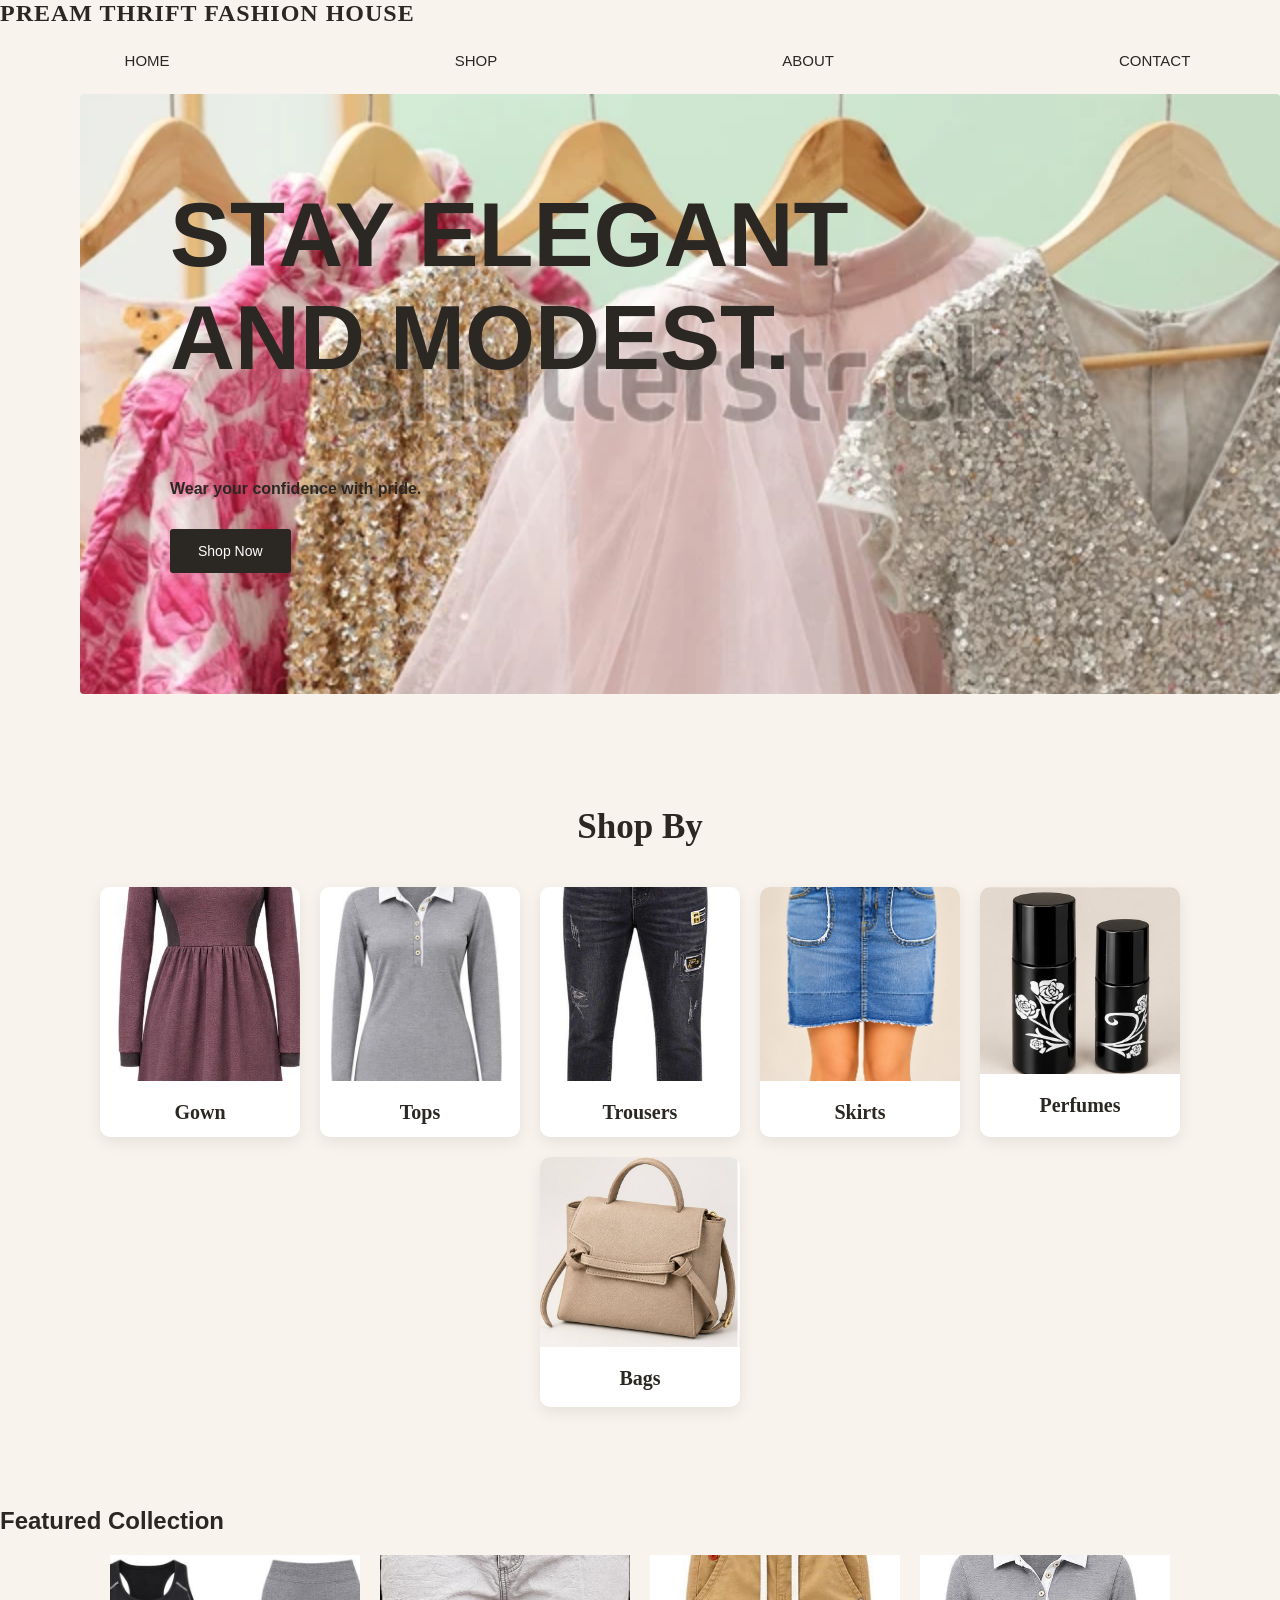
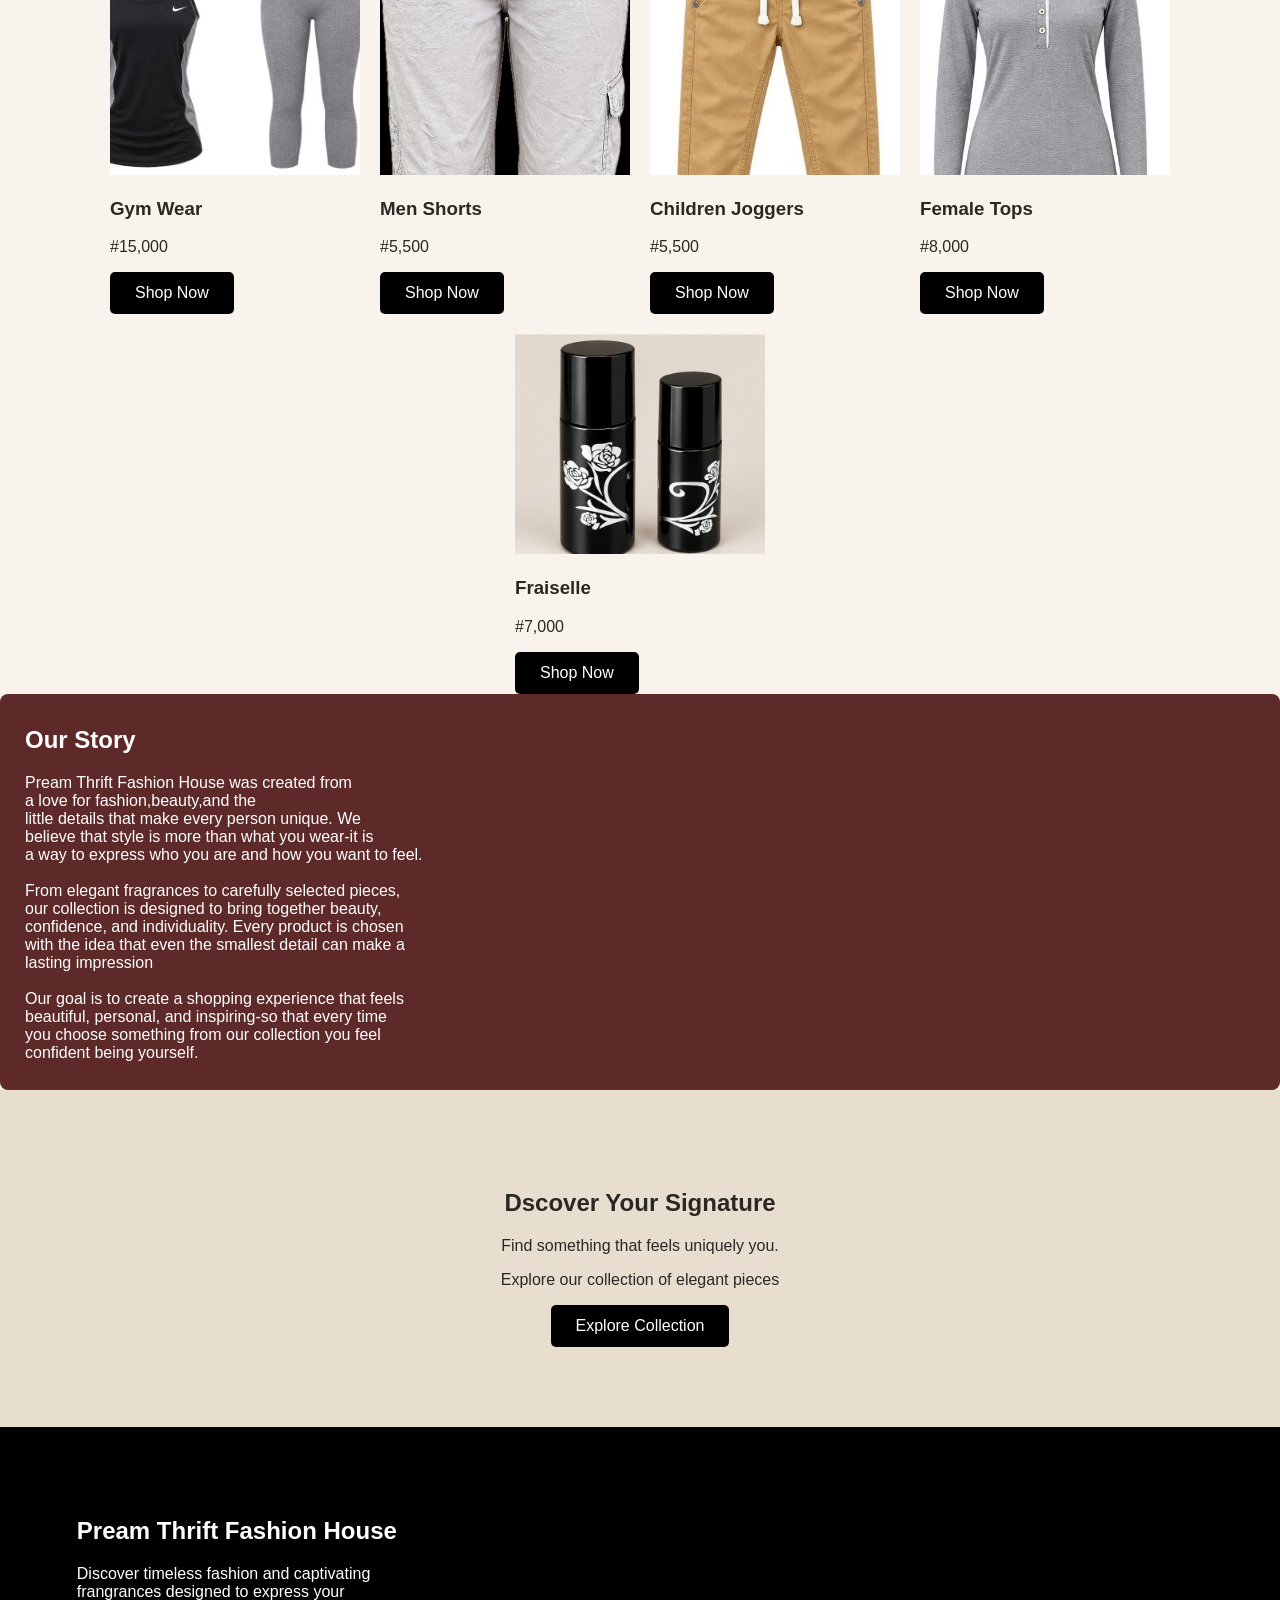
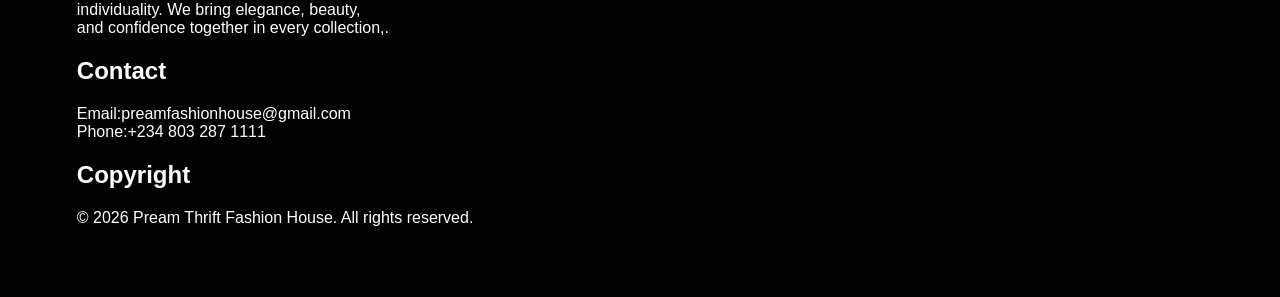
<file: index.html>
<!doctype html>
<html lang="en">
  <head>
    <meta charset="UTF-8" />
    <meta name="viewport" content="width=device-width, initial-scale=1.0" />
    <title>Document</title>
    <link rel="stylesheet" href="style.css" >
  </head>
  <body>
    <nav class="prem">
               <h2>PREAM THRIFT FASHION HOUSE</h2>

                   <!-- <img class="boo" src="./file_000000005f0481f483e5be6337e5a8cb.png" alt=""> -->

           <div class="nav-links"> 

                    <a href="index.html">HOME</a>

                    <a href="shop.html">SHOP</a>

                    <a href="about.html">ABOUT</a>

                    <a href="contact.html">CONTACT</a>
                    
           </div>
        </nav>

       <section class="hero">

            <div class="web">

                 <p class="stay">STAY ELEGANT <br>

                             AND MODEST.</p>

                 <p>Wear your confidence with pride.</p>

                 <button>Shop Now</button> <br /><br />

            </div>

            <img class="hero-image" src="./images for pream/img1.webp" alt="" />

       </section>

       <section class="categories">

            <h2>Shop By</h2>

            <div class="category-container">

                 <div class="category-card">

                      <img src="./images for pream/WhatsApp Image 2026-09-26 at 05.44.11 (1).jpeg" alt="">

                      <h3>Gown</h3>

                  </div>

                  <!-- <div class="category-card"> -->

                      <!-- <img src="" alt=""> -->

                      <!-- <h3>Shoes</h3> -->

                  <!-- </div> -->

                     <div class="category-card">

                     <img src="./images for pream/WhatsApp Image 2026-09-26 at 05.44.11 (5).jpeg" alt="">

                     <h3>Tops</h3>

                  </div>

                     <div class="category-card">

                        <img src="./images for pream/WhatsApp Image 2026-09-26 at 05.44.11 (7).jpeg" alt="">

                        <h3>Trousers</h3>

                     </div>

                       <div class="category-card">

                          <img src="./images for pream/WhatsApp Image 2026-09-19 at 04.59.28.jpeg" alt="">

                          <h3>Skirts</h3>

                       </div>

                         <div class="category-card">

                           <img src="./images for pream/WhatsApp Image 2026-09-19 at 04.59.54.jpeg" alt="">

                           <h3>Perfumes</h3>

                         </div>

                           <div class="category-card">

                              <img src="./images for pream/WhatsApp Image 2026-09-19 at 04.59.10.jpeg" alt="">

                              <h3>Bags</h3>

                           </div>


            </div>
       </section>

            <section>

                 <h2>Featured Collection</h2>

                 <div class="collection-container">

                   <div class="collection-card">

                      <img src="./images for pream/WhatsApp Image 2026-09-26 at 05.44.11 (3).jpeg" alt="Elegant Dress" />

                      <h3>Gym Wear</h3>

                      <p>#15,000</p>

                      <a href="shop.html#signature-piece" class="shop-btn">Shop Now</a>

                   </div>

                     <div class="collection-card">

                       <img src="./images for pream/WhatsApp Image 2026-09-19 at 05.24.47.jpeg" alt="Men Shorts" />

                       <h3>Men Shorts</h3>

                       <p>#5,500</p>

                        <a href="shop.html#signature-piece" class="shop-btn">Shop Now</a>


                     </div>

                        <div class="collection-card">

                           <img src="./images for pream/WhatsApp Image 2026-09-26 at 05.44.11 (2).jpeg" alt="Children Joggers">

                           <h3>Children Joggers</h3>

                           <p>#5,500</p>

                            <a href="shop.html#signature-piece" class="shop-btn">Shop Now</a>


                         </div>

                            <div class="collection-card">

                              <img src=" ./images for pream/WhatsApp Image 2026-09-26 at 05.44.11 (5).jpeg" alt="Female Tops">
                              <h3>Female Tops</h3>

                              <p>#8,000</p>

                               <a href="shop.html#signature-piece" class="shop-btn">Shop Now</a>


                            </div>

                              <div class="collection-card">

                                  <img src="./images for pream/WhatsApp Image 2026-09-19 at 04.59.54.jpeg" alt="Fraiselle" />

                                  <h3>Fraiselle</h3>

                                  <p>#7,000</p>

                                   <a href="shop.html#signature-piece" class="shop-btn">Shop Now</a>


                              </div>

                  </div>
            </section>
    
                          <section class="our story">
                              
                                 <h2>Our Story</h2>
                            
                              <p>Pream Thrift Fashion House was created from <br>

                                        a love for fashion,beauty,and the <br>

                                        little details that make every person unique. We <br>

                                        believe that style is more than what you wear-it is <br>

                                        a way to express who you are and how you want to feel.

                                <br>
                                <br>
                                        From elegant fragrances to carefully selected pieces, <br>

                                        our collection is designed to bring together beauty, <br>

                                        confidence, and individuality. Every product is chosen <br>

                                        with the idea that even the smallest detail can make a <br>

                                        lasting impression     
                               <br>
                               <br>
                                    Our goal is to create a shopping experience that feels <br>

                                    beautiful, personal, and inspiring-so that every time <br>

                                    you choose something from our collection you feel <br>

                                    confident being yourself.
                            </p> 
                          </section>
                               <section class="sign">
                                 <h2>Dscover Your Signature</h2>

                                 <p>Find something that feels uniquely you.</p>

                                 <p>Explore our collection of elegant pieces</p>

                                 <a href="shop.html" class="shop-btn">Explore Collection</a>


                                 </section>

                                   <footer>

                                      <h2>Pream Thrift Fashion House</h2>

                                       <p> Discover timeless fashion and captivating <br>

                                           frangrances designed to express your <br>

                                           individuality. We bring elegance, beauty,<br>

                                           and confidence together in every collection,.
                                      </p>
                                           <h2>Contact</h2>

                                              Email:preamfashionhouse@gmail.com <br>

                                              Phone:+234 803 287 1111

                                          <h2>Copyright</h2>

                                          © 2026 Pream Thrift Fashion House. All rights reserved.
                                  </footer>
</body>
</html>
</file>
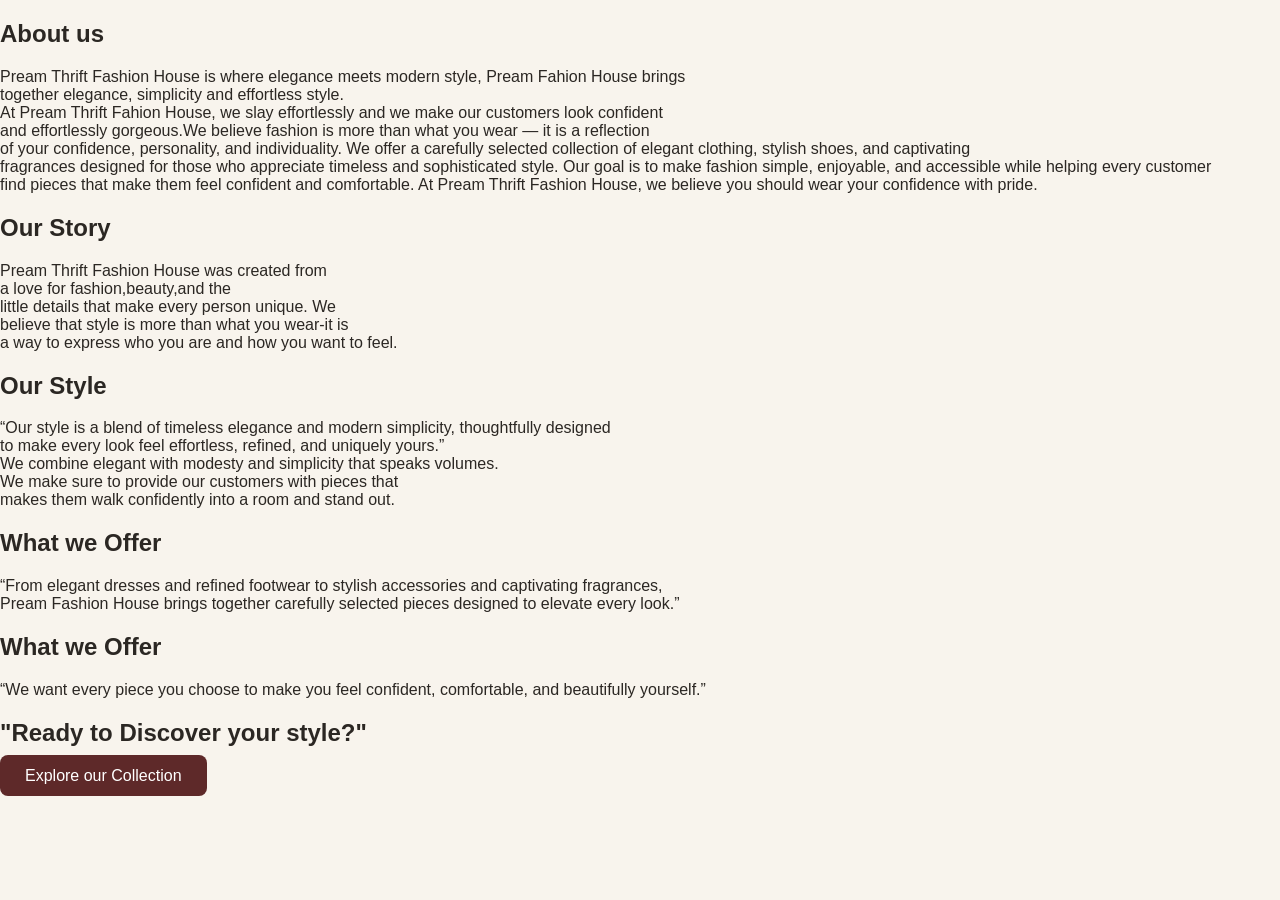
<file: about.html>
<!DOCTYPE html>
<html lang="en">
<head>
    <meta charset="UTF-8">
    <meta name="viewport" content="width=, initial-scale=1.0">
    <title>Document</title>
    <link rel="stylesheet" href="style.css">
</head>
<body>
        <h2>About us</h2>
             <p>Pream Thrift Fashion House is where elegance meets modern style, Pream Fahion House brings <br>

                together elegance, simplicity and effortless style. <br>

                At Pream Thrift Fahion House, we slay effortlessly and we make our customers look confident <br>

                and effortlessly gorgeous.We believe fashion is more than what you wear — it is a reflection  <br>

                of your confidence, personality, and individuality.

                We offer a carefully selected collection of elegant clothing, stylish shoes, and captivating  <br>

                fragrances designed for those who appreciate timeless and sophisticated style.

                Our goal is to make fashion simple, enjoyable, and accessible while helping every customer  <br>

                find pieces that make them feel confident and comfortable.

                At Pream Thrift Fashion House, we believe you should wear your confidence with pride.

             </p>

                  <h2>Our Story</h2>

                    <p>Pream Thrift Fashion House was created from <br>

                       a love for fashion,beauty,and the <br>

                       little details that make every person unique. We <br>

                       believe that style is more than what you wear-it is <br>

                       a way to express who you are and how you want to feel.

                    </p>

                    <h2>Our Style</h2>

                    <p>“Our style is a blend of timeless elegance and modern simplicity, thoughtfully designed <br>

                        to make every look feel effortless, refined, and uniquely yours.” <br>

                        We combine elegant with modesty and simplicity that speaks volumes. <br>

                        We make sure to provide our customers with pieces that  <br>

                        makes them walk confidently into a room and stand out.

                    </p>

                    <h2>What we Offer</h2>

                    <p>“From elegant dresses and refined footwear to stylish accessories and captivating fragrances, <br>

                        Pream Fashion House brings together carefully selected pieces designed to elevate every look.”

                    </p>

                    <h2>What we Offer</h2>

                    <p>“We want every piece you choose to make you feel confident, comfortable, and beautifully yourself.” 

                    </p>

                    <h2>"Ready to Discover your style?"</h2>

                    <a href="shop.html" class="our">Explore our Collection</a>

</body>
</html>
</file>
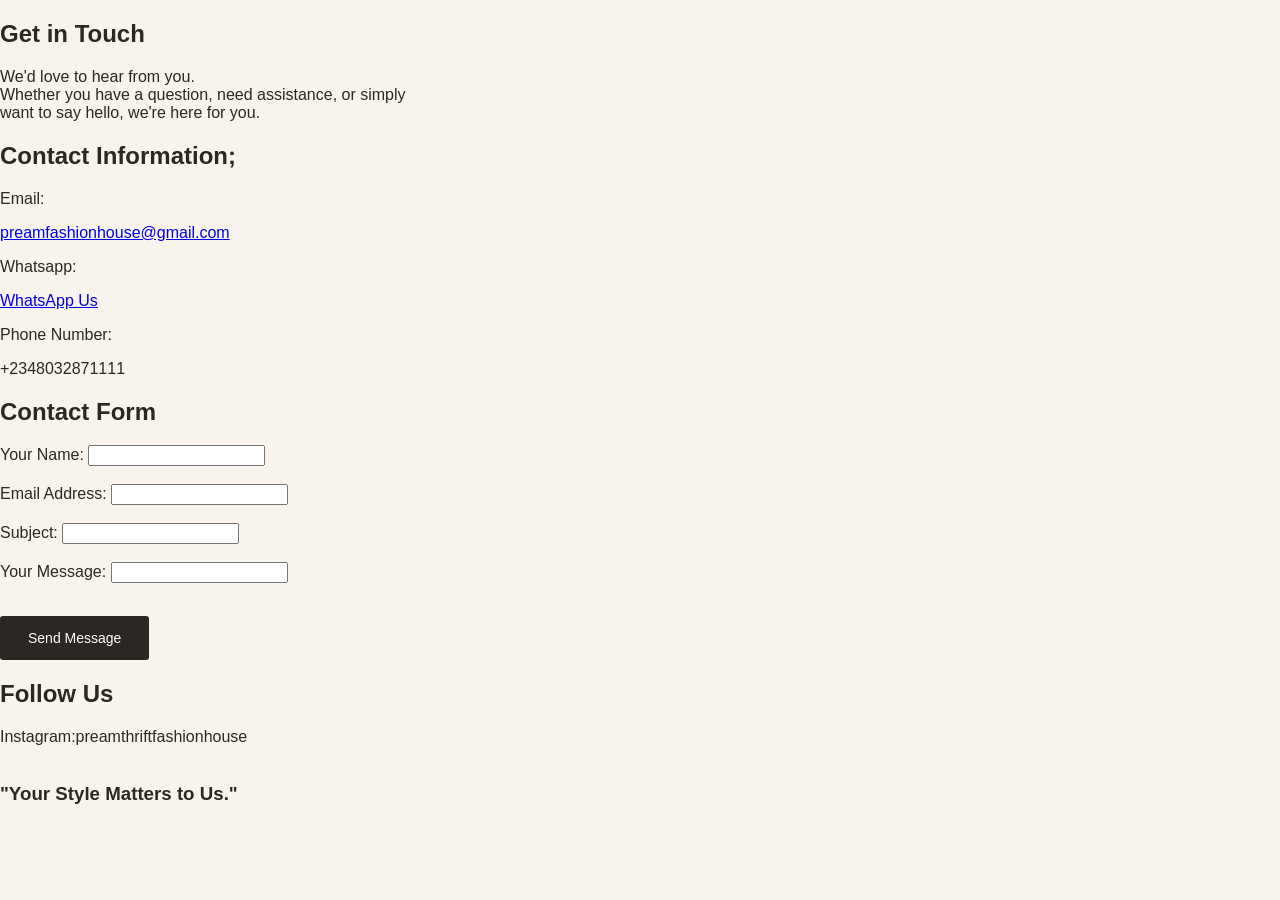
<file: contact.html>
<!DOCTYPE html>
<html lang="en">
<head>
    <meta charset="UTF-8">
    <meta name="viewport" content="width=, initial-scale=1.0">
    <title>Document</title>
    <link rel="stylesheet" href="style.css">
</head>
<body>
        <h2>Get in Touch</h2>

        <p>We'd love to hear from you. <br>

           Whether you have a question, need assistance, or simply  <br>

           want to say hello, we're here for you.</p>

        <h2>Contact Information;</h2>

        <p>Email:</p>
        
        <a href="mailto:preamfashionhouse@gmail.com">preamfashionhouse@gmail.com</a> <br>

       <p>Whatsapp:</p>

       <a href="https://wa.me/2348032871111">WhatsApp Us</a>

       <p>Phone Number:</p>

       <p>+2348032871111</p>

       <h2>Contact Form</h2>

       <label for="Your Name"> Your Name:</label>

       <input type="text" > <br> <br>

       <label for="">Email Address:</label>

       <input type="email"> <br><br>

       <label for="">Subject:</label>

       <input type="text"> <br><br>

       <label for="">Your Message:</label>

       <input type="text"> <br><br>

       <button>Send Message</button>

       <h2>Follow Us</h2>
         Instagram:preamthriftfashionhouse
       <a href=""></a>

       <br><br>

       <h3>"Your Style Matters to Us."</h3>
       
</body>
</html>
</file>
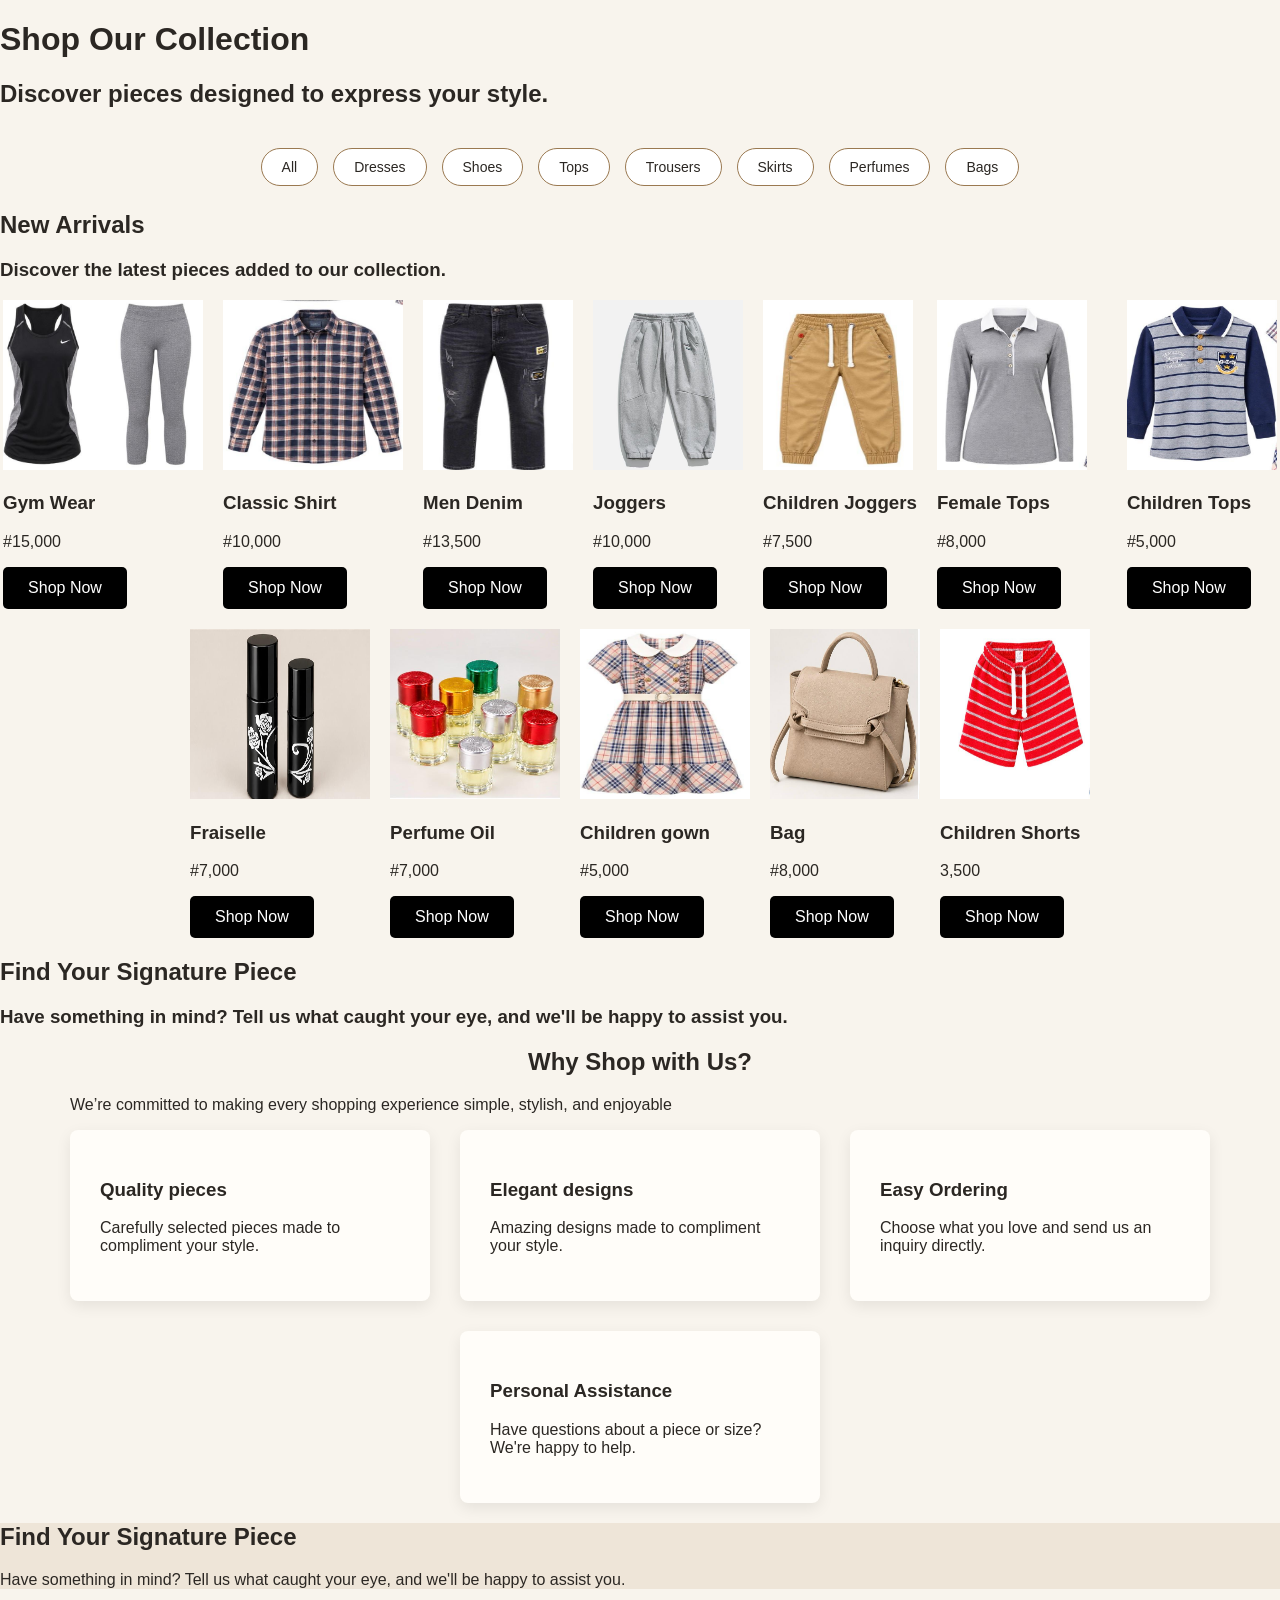
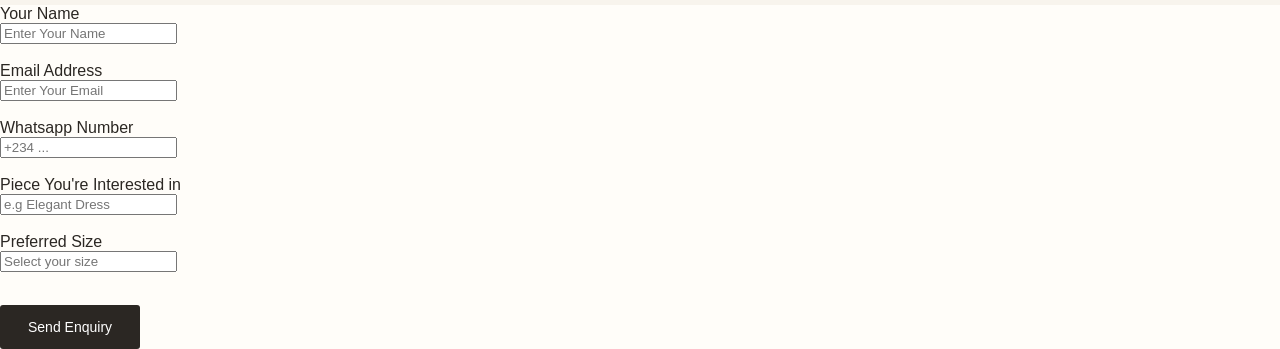
<file: shop.html>
<!DOCTYPE html>
<html lang="en">
<head>
    <meta charset="UTF-8">
    <meta name="viewport" content="width=device-width, initial-scale=1.0">
    <title>Shop/ Pream Thrift Fashion House</title>
    <link rel="stylesheet" href="style.css">
</head>
<body>
    <h1>Shop Our Collection</h1>

           <h2>Discover pieces designed to express your style.</h2>

        <div class="pieces">

             <button>All</button>

             <button>Dresses</button>

             <button>Shoes</button>

             <button>Tops</button>

             <button>Trousers</button>

             <button>Skirts</button>

             <button>Perfumes</button>

             <button>Bags</button>
        </div>

        <section>

           <h2>New Arrivals</h2>

           <h3>Discover the latest pieces added to our collection.</h3>

           <div class="dress">

               <div>

                   <img class="gym" src="./images for pream/WhatsApp Image 2026-09-26 at 05.44.11 (3).jpeg" alt="Elegant Dress" />

                   <h3>Gym Wear</h3>

                   <p>#15,000</p>

                   <a href="#contact" class="shop-btn">Shop Now</a>

               </div>

               <div>

                   <img class="shirt" src="./images for pream/WhatsApp Image 2026-09-26 at 05.44.11 (4).jpeg" alt="Classic Shirt" />

                   <h3>Classic Shirt</h3>

                   <p>#10,000</p>

                   <a href="#contact" class="shop-btn">Shop Now</a>

               </div>

               <div>

                   <img class="men" src="./images for pream/WhatsApp Image 2026-09-26 at 05.44.11 (7).jpeg" alt="Men Denim" />

                   <h3>Men Denim</h3>

                   <p>#13,500</p>

                   <a href="#contact" class="shop-btn">Shop Now</a>

               </div>

               <div>
                   <img class="kids" src="./images for pream/download.jfif" alt="Joggers">

                   <h3>Joggers</h3>

                   <p>#10,000</p>

                   <a href="#contact" class="shop-btn">Shop Now</a>

               </div>

               <div>

                   <img class="jog" src="./images for pream/WhatsApp Image 2026-09-26 at 05.44.11 (2).jpeg" alt="Children Joggers">

                   <h3>Children Joggers</h3>

                   <p>#7,500</p>

                   <a href="#contact" class="shop-btn">Shop Now</a>

               </div>
               <div>
                   <img class="fem" src="./images for pream/WhatsApp Image 2026-09-26 at 05.44.11 (5).jpeg" alt="Female Tops">

                   <h3>Female Tops</h3>

                   <p>#8,000</p>

                   <a href="#contact" class="shop-btn">Shop Now</a>

               </div>

               <div>

                   <!-- <img class="sneak" src="" alt="Adult and Children Sneakers"> -->

                   <!-- <h3>Adult and Children Sneakers</h3> -->

                   <!-- <p>#15,000-#30,000</p> -->

                   <!-- <a href="#contact" class="shop-btn">Shop Now</a> -->

               </div>

               <div>

                   <img class="top" src="./images for pream/WhatsApp Image 2026-09-26 at 05.44.12.jpeg" alt="Children Tops">

                   <h3>Children Tops</h3>

                   <p>#5,000</p>

                   <a href="#contact" class="shop-btn">Shop Now</a>

               </div>

               <div>

                   <img class="fraiselle" src="./images for pream/WhatsApp Image 2026-09-19 at 04.59.54.jpeg" alt="Fraiselle" />

                   <h3>Fraiselle</h3>

                   <p>#7,000</p>

                   <a href="#contact" class="shop-btn">Shop Now</a>

               </div>

               <div>

                   <img class="oil" src="./images for pream/WhatsApp Image 2026-09-19 at 04.59.38.jpeg" alt="Élan Bleu" />

                   <h3>Perfume Oil</h3>

                   <p>#7,000</p>

                   <a href="#contact" class="shop-btn">Shop Now</a>

               </div>

               <div>
                   <img class="gown" src="./images for pream/WhatsApp Image 2026-09-26 at 05.44.11 (6).jpeg" alt="Lunelle">

                   <h3>Children gown</h3>

                   <p>#5,000</p>

                   <a href="#contact" class="shop-btn">Shop Now</a>

               </div>

               <div>

                   <img class="bag" src="./images for pream/WhatsApp Image 2026-09-19 at 04.59.10.jpeg" alt="Icelune">

                   <h3>Bag</h3>

                   <p>#8,000</p>

                   <a href="#contact" class="shop-btn">Shop Now</a>

               </div>
               <div>

                   <img class="sho" src="./images for pream/WhatsApp Image 2026-09-26 at 05.44.12 (1).jpeg" alt="">
                   <h3>Children Shorts</h3>
                   <p>3,500</p>
                   <a href="#contact" class="shop-btn">Shop Now</a>

               </div>

          </div>
               <section id="contact">

                      <h2>Find Your Signature Piece</h2>

                      <h3>Have something in mind? Tell us what caught your eye, and we'll be happy to assist you.</h3>

                      <h2 class="us">Why Shop with Us?</h2>

                      <p class="we">We’re committed to making every shopping experience simple, stylish, and enjoyable</p>

                <div class="why-container">

                  <div class="card">

                      <h3>Quality pieces</h3>

                      <p>Carefully selected pieces made to compliment your style.</p>

                  </div>

                  <div class="card">

                      <h3>Elegant designs</h3>

                      <p>Amazing designs made to compliment your style.</p>

                  </div>

                  <div class="card">

                      <h3>Easy Ordering</h3>

                      <p>Choose what you love and send us an inquiry directly.</p>

                  </div>

                  <div class="card">

                      <h3>Personal Assistance</h3>

                      <p>Have questions about a piece or size? We're happy to help.</p>
                      
                  </div>

                </div>

              </section>

                 <section id="signature-piece">

                    <div class="find">

                       <h2>Find Your Signature Piece</h2>

                      <p>Have something in mind? Tell us what caught your eye, and we'll be happy to assist you.</p>

                    </div>

                       <div class="form">

                          <form action="mailto:preamfashionhouse@gmail.com" method="post" enctype="text/plain">

                          <label for="Your Name"> Your Name</label> <br>

                          <input type="text" id="Your name" placeholder="Enter Your Name" name="Name" required> <br><br>

                          <label for="Your Email"> Email Address</label> <br>

                          <input type="email" id="Your email" placeholder="Enter Your Email" name="Email" required> <br><br>

                          <label for="Your Whatsapp Number"> Whatsapp Number</label> <br>

                          <input type="tel" id="Your whatsapp number" placeholder="+234 ..." name="Whatsapp" required> <br><br>

                          <label for="Your Name"> Piece You're Interested in</label> <br>

                          <input type="text" id="Piece" placeholder="e.g Elegant Dress" name="Piece" required> <br><br>

                          <label for="Your Name"> Preferred Size</label> <br>

                          <input type="text" id="Size" placeholder="Select your size" name="Size" required> <br><br>

                          <button type="submit">Send Enquiry</button>

                          </form>
                       </div>
       

    </section>
    
</body>
</html>
</file>
<file: style.css>
body{
    /* background-color: beige; */
     margin: 0;
    background-color: #f8f4ed;
    color: #2b2723;
    font-family: Arial, sans-serif;
}
.nav-links{
    /* padding-left: 780px; */
    justify-content: space-between;
    display: flex;
    align-items: center;
    padding: 25px 7%;
    background-color: #f8f4ed;
}
.nav-links a:hover{
    color: #9a7951;
}

nav h2{
    margin: 0;
    font-family: Georgia, serif;
    letter-spacing: 1px;
}
nav a{
    color: #2b2723;
    text-decoration: none;
    margin-left: 35px;
    font-size: 15px;
}
.hero h1{
    font-family: Georgia, serif;
    font-size: 40px;
    line-height: 1.1;
    margin-bottom: 20px;
}
button{
     background-color: #2b2723;
    color: white;
    border: none;
    padding: 14px 28px;
    font-size: 14px;
    cursor: pointer;
    border-radius: 3px;
    margin-top: 15px;
}
button:hover{
    background-color: #9a7951;
}
.hero img{
     width: 1200px;
    height: 600px;
    object-fit: cover;
    border-radius: 4px;
    margin-left: 80px;

}

.category-container{
     display: flex;
    flex-wrap: wrap;
    gap: 20px;
    justify-content: center;
}
.category-card{
    width: 200px;
    height: 270px;
    background-color: white;
    border-radius: 10px;
    display: flex;
    align-items: center;
    justify-content: center;
    box-shadow: 0 5px 15px rgba(0, 0, 0, 0.08);
    transition: 0.3s;
}
.categories{
     padding: 80px 7%;
    text-align: center;
}
.categories h2{
    font-family: Georgia, serif;
    font-size: 35px;
    margin-bottom: 40px;
}
.category-card:hover{
    transform: translate(-5px);
}
.category-card {
    width: 200px;
    height: 250px;
    background-color: white;
    border-radius: 10px;
    overflow: hidden;
    display: flex;
    flex-direction: column;
    }
    .category-card img{
        width: 100%;
        height: 200px;
        object-fit: cover;
        display: block;
    }
    .category-card h3{
         text-align: center;
         font-family: Georgia, serif;
         font-size: 20px;
    }
    .our story{
        padding: 100px 13%;
        text-align: center;
        
    }
    our story p{
        max-width: 670px;
        line-height: 1.75;
        margin: 20px auto;
    }
    .sign{
         background-color: #e8ded0;
         text-align: center;
         padding: 80px 20px;
    }
    footer{
        background-color: black;
        color: white;
        padding: 70px 6%;
    }
    .pieces{
        display: flex;
        justify-content: center;
        flex-wrap: wrap;
        gap: 15px;
        margin: 25px;
    }
    .pieces button{
        padding: 10px 20px;
        border: 1px solid #9a7951;
        background-color: white;
        color: #2b2723;
        border-radius: 20px;
        cursor: pointer;
    }
    .dress{
        display: flex;
        flex-direction: row;
        flex-wrap: wrap;
        gap: 20px;
        justify-content: center;
        /* width: 50%; */
        /* height: 40%; */
    }
    .fraiselle{
        width: 180px;
        height: 170px;
    }
    .gym{
        width: 200px;
        height: 170px;
    }
    .shirt{
        width: 180px;
        height: 170px;
    }
    .men{
        width: 150px;
        height: 170px;
    }
    .kids{
        width: 150px;
        background-color: white;
        height: 170px;
    }
    .oil{
        width: 170px;
        height: 170px;

    }
    .gown{
        width: 170px;
        height: 170px;

    }
    .bag{
        width: 150px;
        height: 170px;

    }
    .sho{
        width: 150px;
        height: 170px;

    }
    .jog{
        width: 150px;
        height: 170px;
    }
    .fem{
        width: 150px;
        height: 170px;
    }
    .sneak{
        width: 150px;
        height: 170px;
    }
    .top{
        width: 150px;
        height: 170px;
    }
    .why-container{
        display: flex;
        flex-direction: row;
        flex-wrap: wrap;
        gap: 30px;
        justify-content: center;
    }
    .card{
        width: 300px;
        background-color: white;
        border-radius: 8px;
        /* box-shadow: ; */
        background-color: #fffdf9;
        padding: 30px;
        box-shadow: 0 5px 15px rgba(0, 0, 0, 0.08);
    }
    .us{ 
        text-align: center;
    }
    .we{
        margin-left: 70px;
    }
    .find{
        background-color: #eee5d8;
    }
    .form{
        
        background-color: #fffdf9;
    }
    .our{
        background-color: rgb(94, 41, 41);
        color: white;
        border-radius: 8px;
        padding: 12px 25px;
        text-decoration: none;
        transition: 0.4s;
        
    }
    .our:hover{
        background-color: #80613f;
        color: rgb(228, 198, 198) ;
    }
    .web{
        position: absolute;
        left: 170px;
        /* bottom: 100px; */
        font-weight: bolder;
        /* font-size: 50px; */
    }
    .stay{
        font-size: 90px;
    }
    .collection-container{
        display: flex;
        /* flex-direction: row; */
        flex-wrap: wrap;
        gap: 20px;
        justify-content: center;
    }
    .collection-card{
        width: 250px;
    }
    .collection-card img{
        width: 100%;
        height: 220px;
        object-fit: cover;
    }
    .shop-btn{
          display: inline-block;
          background-color: black;
          color: white;
          padding: 12px 25px;
          text-decoration: none;
          border-radius: 5px;
          transition: background-color 0.3s ease;
    }
    .shop-btn:hover{
         background-color: #80613f;
    }
    /* Mobile responsiveness */
@media screen and (max-width: 768px) {

    /* General layout */
    * {
        box-sizing: border-box;
    }

    body {
        width: 100%;
        margin: 0;
    }

    img {
        max-width: 100%;
    }

    /* Navigation */
    .nav-links {
        padding: 18px 5%;
        flex-wrap: wrap;
        gap: 15px;
    }

    nav a {
        margin-left: 8px;
        font-size: 13px;
    }

    /* Hero section */
    .hero {
        width: 100%;
        padding: 0 5%;
        position: relative;
    }

    .hero img {
        width: 100%;
        height: 420px;
        margin-left: 0;
        object-fit: cover;
        display: block;
    }

    .hero h1 {
        font-size: clamp(26px, 7vw, 40px);
        line-height: 1.1;
    }

    .web {
        left: 5%;
        right: 5%;
        max-width: 90%;
    }

    .stay {
        font-size: clamp(32px, 10vw, 55px);
        overflow-wrap: anywhere;
    }

    /* Categories */
    .categories {
        padding: 45px 5%;
    }

    .categories h2 {
        font-size: 28px;
    }

    .category-container {
        gap: 15px;
    }

    .category-card {
        width: calc(50% - 10px);
        height: auto;
    }

    .category-card img {
        height: 170px;
    }

    /* Shop collections */
    .pieces {
        margin: 15px 5%;
        gap: 10px;
    }

    .dress {
        gap: 12px;
    }

    .dress img {
        max-width: 100%;
        height: 150px;
        object-fit: cover;
    }

    /* Why shop with us */
    .why-container {
        gap: 18px;
        padding: 0 5%;
    }

    .card {
        width: 100%;
        max-width: 350px;
        padding: 22px;
    }

    .we {
        margin-left: 0;
    }

    /* Collection cards */
    .collection-container {
        gap: 15px;
        padding: 0 5%;
    }

    .collection-card {
        width: calc(50% - 10px);
        min-width: 0;
    }

    .collection-card img {
        height: 170px;
        object-fit: cover;
    }

    /* Forms and sign-up section */
    .sign,
    .find {
        padding: 45px 5%;
    }

    .form {
        width: 100%;
        max-width: 100%;
    }

    input,
    textarea,
    select {
        max-width: 100%;
    }

    /* Footer */
    footer {
        padding: 40px 5%;
        overflow-wrap: anywhere;
    }

}
</file>
